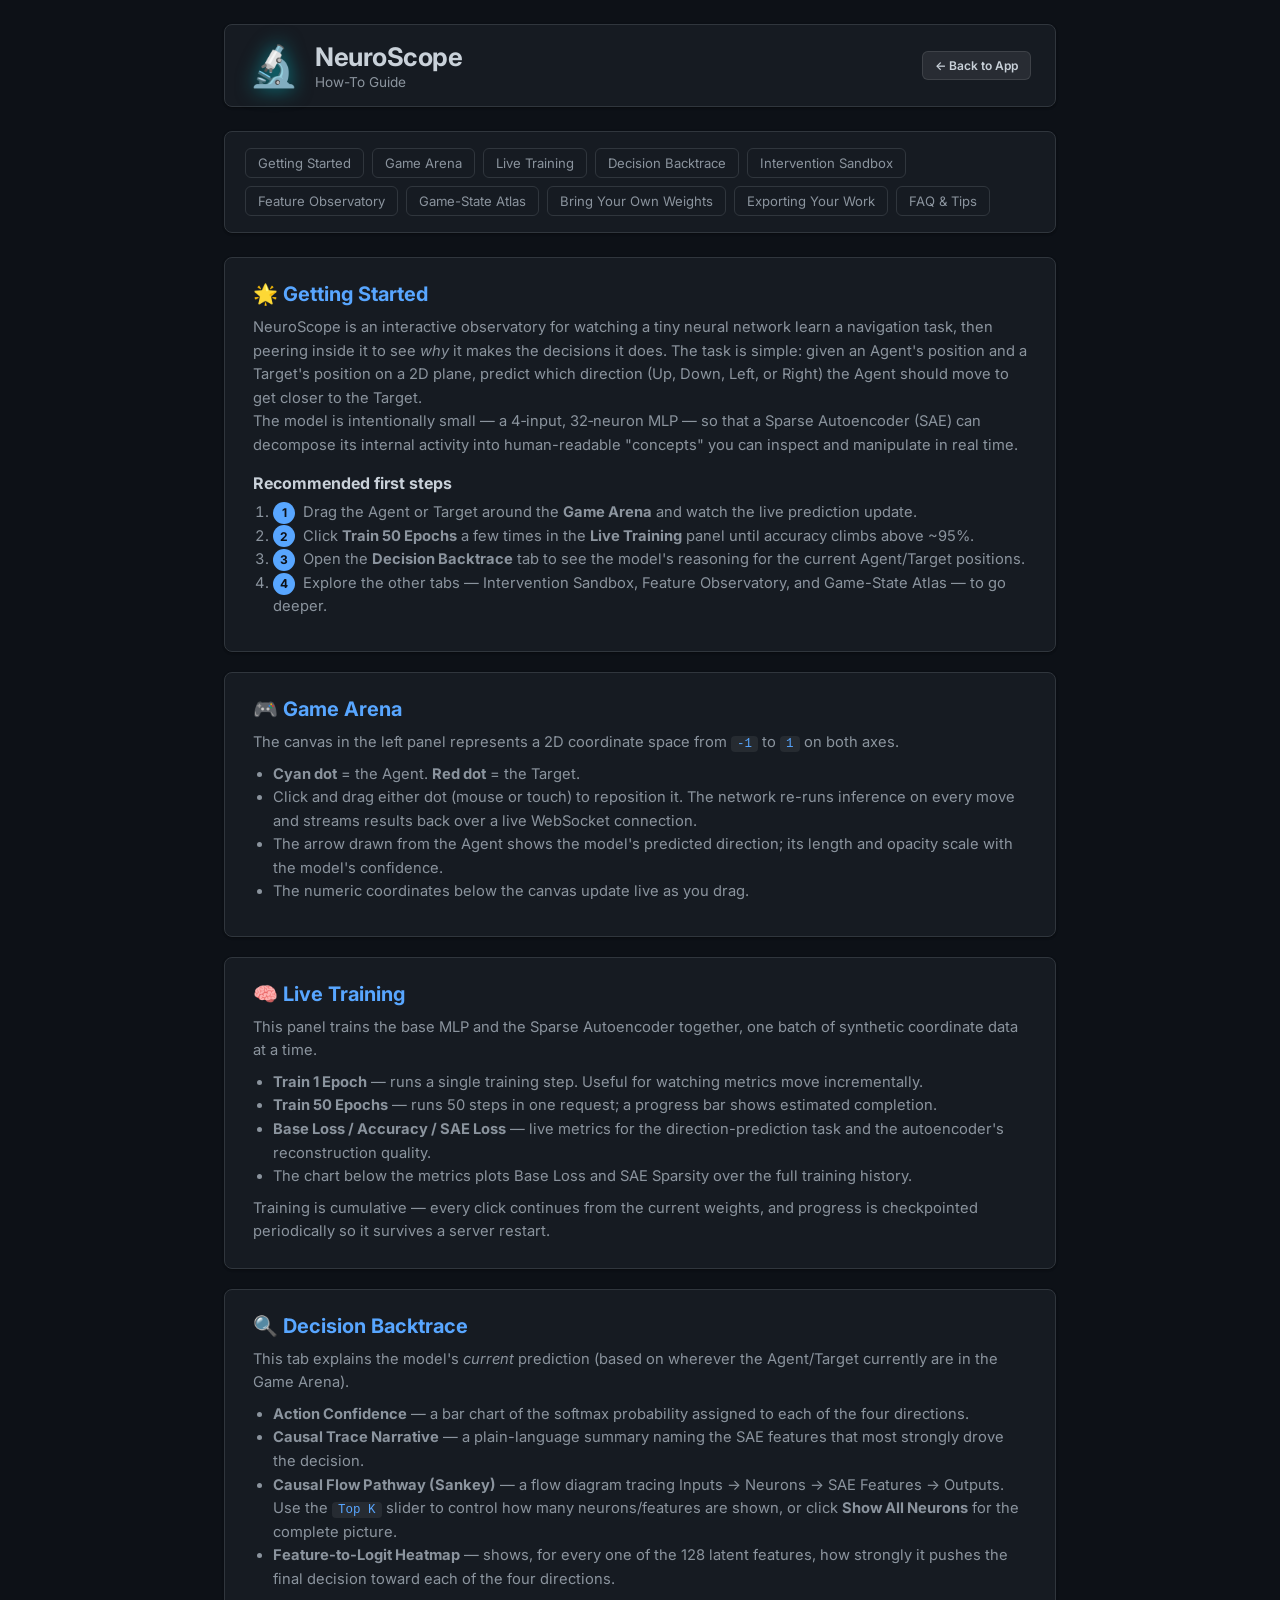
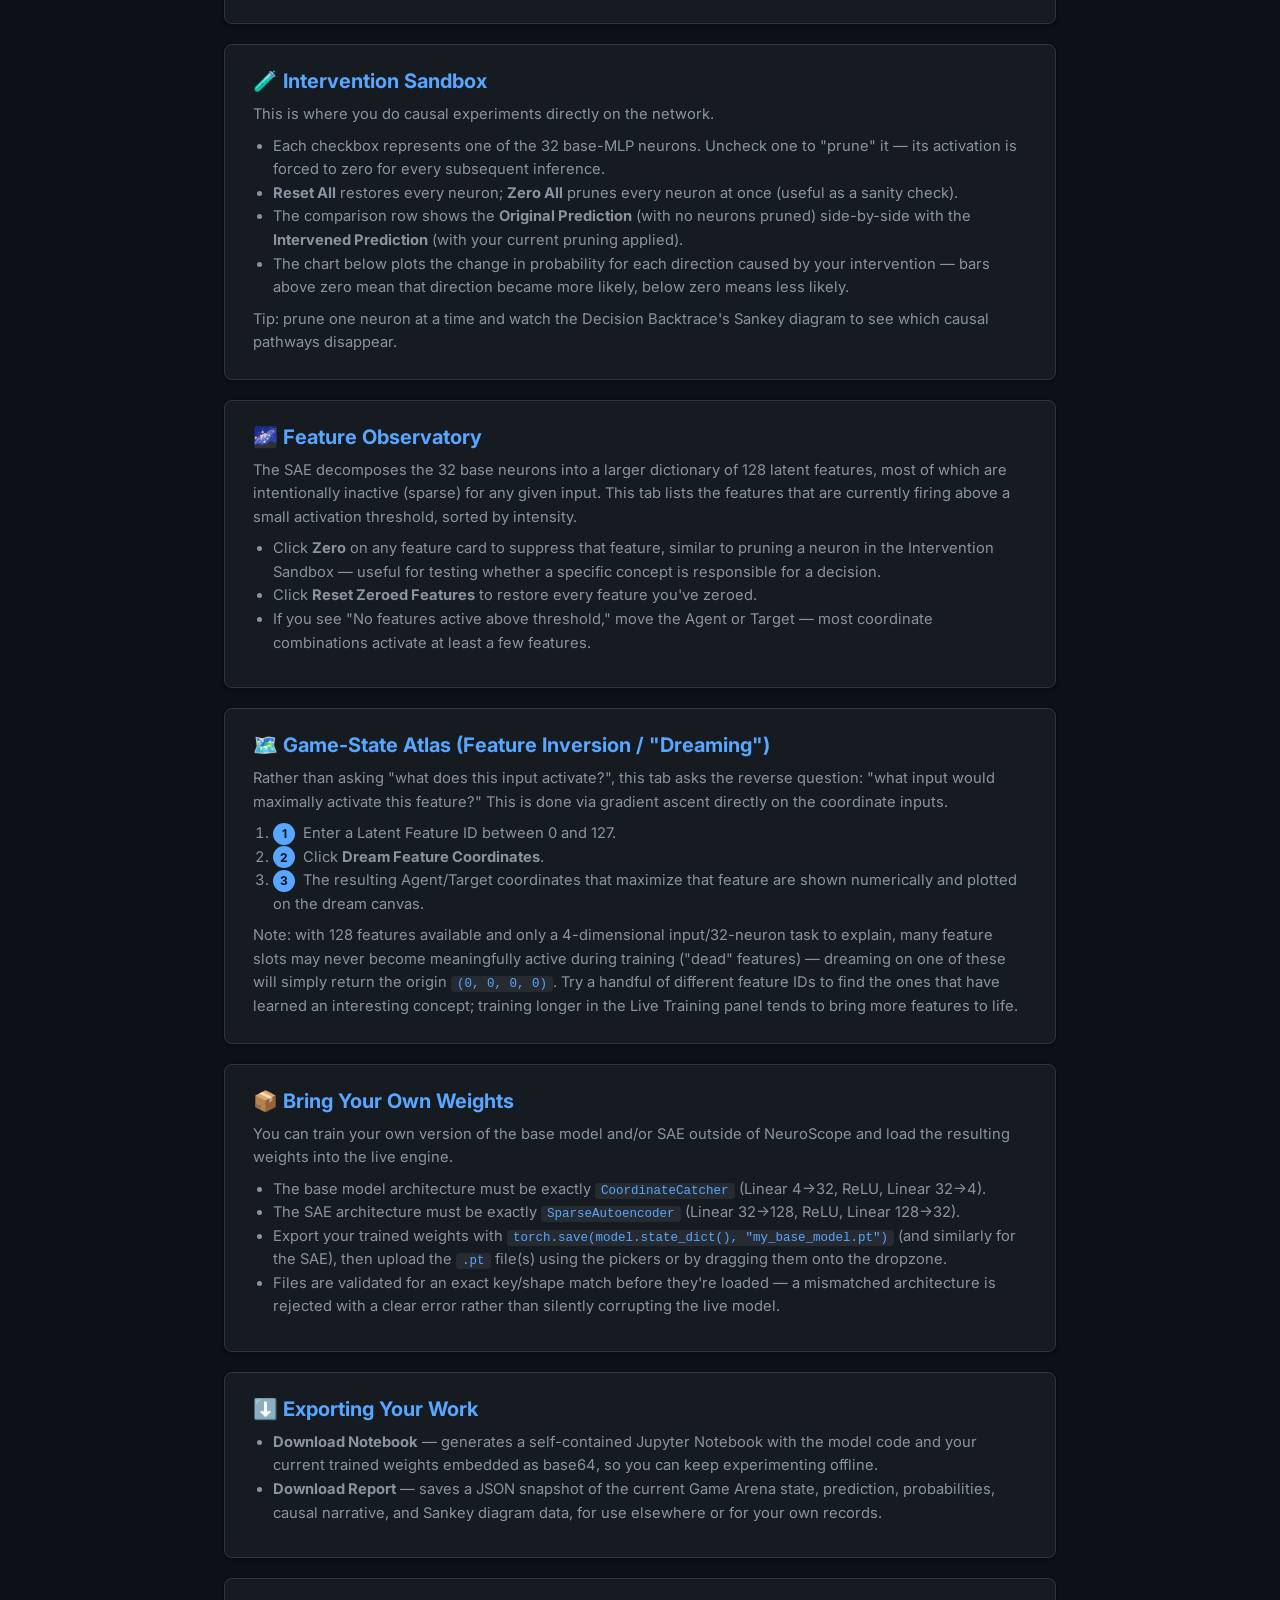
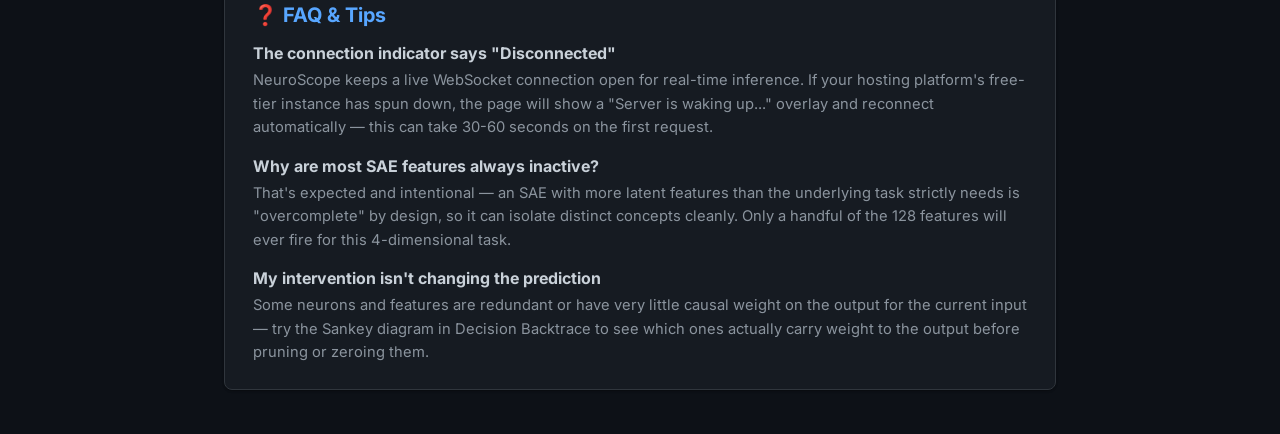
<file: static/how-to.html>
<!DOCTYPE html>
<html lang="en">
<head>
    <meta charset="UTF-8">
    <meta name="viewport" content="width=device-width, initial-scale=1.0">
    <title>NeuroScope: How-To Guide</title>
    <link rel="preconnect" href="https://fonts.googleapis.com">
    <link rel="preconnect" href="https://fonts.gstatic.com" crossorigin>
    <link href="https://fonts.googleapis.com/css2?family=Inter:wght@300;400;500;600;700&family=Outfit:wght@400;600;700;800&display=swap" rel="stylesheet">
    <link rel="stylesheet" href="style.css">
    <style>
        .howto-wrap {
            max-width: 880px;
            margin: 0 auto;
            padding: 24px;
        }
        .howto-header {
            display: flex;
            justify-content: space-between;
            align-items: center;
            padding: 16px 24px;
            margin-bottom: 24px;
        }
        .howto-section {
            padding: 24px 28px;
            margin-bottom: 20px;
        }
        .howto-section h2 {
            font-family: var(--font-header);
            font-size: 1.25rem;
            margin-bottom: 10px;
            color: var(--accent-cyan);
        }
        .howto-section h3 {
            font-family: var(--font-header);
            font-size: 1rem;
            margin: 16px 0 6px;
            color: var(--text-primary);
        }
        .howto-section p, .howto-section li {
            font-size: 0.92rem;
            line-height: 1.6;
            color: var(--text-secondary);
        }
        .howto-section ul, .howto-section ol {
            padding-left: 20px;
            margin: 8px 0;
        }
        .howto-section code {
            background: rgba(255,255,255,0.07);
            padding: 1px 6px;
            border-radius: 4px;
            font-size: 0.85em;
            color: var(--accent-cyan);
        }
        .toc {
            display: flex;
            flex-wrap: wrap;
            gap: 8px;
            margin-bottom: 24px;
        }
        .toc a {
            font-size: 0.82rem;
            padding: 6px 12px;
            border-radius: 6px;
            border: 1px solid var(--panel-border);
            color: var(--text-secondary);
            text-decoration: none;
        }
        .toc a:hover {
            color: var(--accent-cyan);
            border-color: var(--accent-cyan);
        }
        .step-badge {
            display: inline-flex;
            align-items: center;
            justify-content: center;
            width: 22px;
            height: 22px;
            border-radius: 50%;
            background: var(--accent-cyan);
            color: #0d1117;
            font-size: 0.75rem;
            font-weight: 700;
            margin-right: 8px;
        }
    </style>
</head>
<body>
    <div class="howto-wrap">
        <header class="howto-header glass">
            <div class="header-logo">
                <span class="icon">🔬</span>
                <div>
                    <h1>NeuroScope</h1>
                    <p class="subtitle">How-To Guide</p>
                </div>
            </div>
            <div class="header-actions">
                <button class="btn btn-secondary btn-sm" onclick="window.location.href='index.html'">← Back to App</button>
            </div>
        </header>

        <nav class="toc glass" style="padding: 16px 20px;">
            <a href="#getting-started">Getting Started</a>
            <a href="#game-arena">Game Arena</a>
            <a href="#live-training">Live Training</a>
            <a href="#backtrace">Decision Backtrace</a>
            <a href="#intervention">Intervention Sandbox</a>
            <a href="#observatory">Feature Observatory</a>
            <a href="#atlas">Game-State Atlas</a>
            <a href="#upload">Bring Your Own Weights</a>
            <a href="#export">Exporting Your Work</a>
            <a href="#faq">FAQ &amp; Tips</a>
        </nav>

        <section class="howto-section glass" id="getting-started">
            <h2>🌟 Getting Started</h2>
            <p>NeuroScope is an interactive observatory for watching a tiny neural network learn a navigation task, then peering inside it to see <em>why</em> it makes the decisions it does. The task is simple: given an Agent's position and a Target's position on a 2D plane, predict which direction (Up, Down, Left, or Right) the Agent should move to get closer to the Target.</p>
            <p>The model is intentionally small — a 4‑input, 32‑neuron MLP — so that a Sparse Autoencoder (SAE) can decompose its internal activity into human-readable "concepts" you can inspect and manipulate in real time.</p>
            <h3>Recommended first steps</h3>
            <ol>
                <li><span class="step-badge">1</span>Drag the Agent or Target around the <strong>Game Arena</strong> and watch the live prediction update.</li>
                <li><span class="step-badge">2</span>Click <strong>Train 50 Epochs</strong> a few times in the <strong>Live Training</strong> panel until accuracy climbs above ~95%.</li>
                <li><span class="step-badge">3</span>Open the <strong>Decision Backtrace</strong> tab to see the model's reasoning for the current Agent/Target positions.</li>
                <li><span class="step-badge">4</span>Explore the other tabs — Intervention Sandbox, Feature Observatory, and Game-State Atlas — to go deeper.</li>
            </ol>
        </section>

        <section class="howto-section glass" id="game-arena">
            <h2>🎮 Game Arena</h2>
            <p>The canvas in the left panel represents a 2D coordinate space from <code>-1</code> to <code>1</code> on both axes.</p>
            <ul>
                <li><strong>Cyan dot</strong> = the Agent. <strong>Red dot</strong> = the Target.</li>
                <li>Click and drag either dot (mouse or touch) to reposition it. The network re-runs inference on every move and streams results back over a live WebSocket connection.</li>
                <li>The arrow drawn from the Agent shows the model's predicted direction; its length and opacity scale with the model's confidence.</li>
                <li>The numeric coordinates below the canvas update live as you drag.</li>
            </ul>
        </section>

        <section class="howto-section glass" id="live-training">
            <h2>🧠 Live Training</h2>
            <p>This panel trains the base MLP and the Sparse Autoencoder together, one batch of synthetic coordinate data at a time.</p>
            <ul>
                <li><strong>Train 1 Epoch</strong> — runs a single training step. Useful for watching metrics move incrementally.</li>
                <li><strong>Train 50 Epochs</strong> — runs 50 steps in one request; a progress bar shows estimated completion.</li>
                <li><strong>Base Loss / Accuracy / SAE Loss</strong> — live metrics for the direction-prediction task and the autoencoder's reconstruction quality.</li>
                <li>The chart below the metrics plots Base Loss and SAE Sparsity over the full training history.</li>
            </ul>
            <p>Training is cumulative — every click continues from the current weights, and progress is checkpointed periodically so it survives a server restart.</p>
        </section>

        <section class="howto-section glass" id="backtrace">
            <h2>🔍 Decision Backtrace</h2>
            <p>This tab explains the model's <em>current</em> prediction (based on wherever the Agent/Target currently are in the Game Arena).</p>
            <ul>
                <li><strong>Action Confidence</strong> — a bar chart of the softmax probability assigned to each of the four directions.</li>
                <li><strong>Causal Trace Narrative</strong> — a plain-language summary naming the SAE features that most strongly drove the decision.</li>
                <li><strong>Causal Flow Pathway (Sankey)</strong> — a flow diagram tracing Inputs → Neurons → SAE Features → Outputs. Use the <code>Top K</code> slider to control how many neurons/features are shown, or click <strong>Show All Neurons</strong> for the complete picture.</li>
                <li><strong>Feature-to-Logit Heatmap</strong> — shows, for every one of the 128 latent features, how strongly it pushes the final decision toward each of the four directions.</li>
            </ul>
        </section>

        <section class="howto-section glass" id="intervention">
            <h2>🧪 Intervention Sandbox</h2>
            <p>This is where you do causal experiments directly on the network.</p>
            <ul>
                <li>Each checkbox represents one of the 32 base-MLP neurons. Uncheck one to "prune" it — its activation is forced to zero for every subsequent inference.</li>
                <li><strong>Reset All</strong> restores every neuron; <strong>Zero All</strong> prunes every neuron at once (useful as a sanity check).</li>
                <li>The comparison row shows the <strong>Original Prediction</strong> (with no neurons pruned) side-by-side with the <strong>Intervened Prediction</strong> (with your current pruning applied).</li>
                <li>The chart below plots the change in probability for each direction caused by your intervention — bars above zero mean that direction became more likely, below zero means less likely.</li>
            </ul>
            <p>Tip: prune one neuron at a time and watch the Decision Backtrace's Sankey diagram to see which causal pathways disappear.</p>
        </section>

        <section class="howto-section glass" id="observatory">
            <h2>🌌 Feature Observatory</h2>
            <p>The SAE decomposes the 32 base neurons into a larger dictionary of 128 latent features, most of which are intentionally inactive (sparse) for any given input. This tab lists the features that are currently firing above a small activation threshold, sorted by intensity.</p>
            <ul>
                <li>Click <strong>Zero</strong> on any feature card to suppress that feature, similar to pruning a neuron in the Intervention Sandbox — useful for testing whether a specific concept is responsible for a decision.</li>
                <li>Click <strong>Reset Zeroed Features</strong> to restore every feature you've zeroed.</li>
                <li>If you see "No features active above threshold," move the Agent or Target — most coordinate combinations activate at least a few features.</li>
            </ul>
        </section>

        <section class="howto-section glass" id="atlas">
            <h2>🗺️ Game-State Atlas (Feature Inversion / "Dreaming")</h2>
            <p>Rather than asking "what does this input activate?", this tab asks the reverse question: "what input would maximally activate this feature?" This is done via gradient ascent directly on the coordinate inputs.</p>
            <ol>
                <li><span class="step-badge">1</span>Enter a Latent Feature ID between 0 and 127.</li>
                <li><span class="step-badge">2</span>Click <strong>Dream Feature Coordinates</strong>.</li>
                <li><span class="step-badge">3</span>The resulting Agent/Target coordinates that maximize that feature are shown numerically and plotted on the dream canvas.</li>
            </ol>
            <p>Note: with 128 features available and only a 4-dimensional input/32-neuron task to explain, many feature slots may never become meaningfully active during training ("dead" features) — dreaming on one of these will simply return the origin <code>(0, 0, 0, 0)</code>. Try a handful of different feature IDs to find the ones that have learned an interesting concept; training longer in the Live Training panel tends to bring more features to life.</p>
        </section>

        <section class="howto-section glass" id="upload">
            <h2>📦 Bring Your Own Weights</h2>
            <p>You can train your own version of the base model and/or SAE outside of NeuroScope and load the resulting weights into the live engine.</p>
            <ul>
                <li>The base model architecture must be exactly <code>CoordinateCatcher</code> (Linear 4→32, ReLU, Linear 32→4).</li>
                <li>The SAE architecture must be exactly <code>SparseAutoencoder</code> (Linear 32→128, ReLU, Linear 128→32).</li>
                <li>Export your trained weights with <code>torch.save(model.state_dict(), "my_base_model.pt")</code> (and similarly for the SAE), then upload the <code>.pt</code> file(s) using the pickers or by dragging them onto the dropzone.</li>
                <li>Files are validated for an exact key/shape match before they're loaded — a mismatched architecture is rejected with a clear error rather than silently corrupting the live model.</li>
            </ul>
        </section>

        <section class="howto-section glass" id="export">
            <h2>⬇️ Exporting Your Work</h2>
            <ul>
                <li><strong>Download Notebook</strong> — generates a self-contained Jupyter Notebook with the model code and your current trained weights embedded as base64, so you can keep experimenting offline.</li>
                <li><strong>Download Report</strong> — saves a JSON snapshot of the current Game Arena state, prediction, probabilities, causal narrative, and Sankey diagram data, for use elsewhere or for your own records.</li>
            </ul>
        </section>

        <section class="howto-section glass" id="faq">
            <h2>❓ FAQ &amp; Tips</h2>
            <h3>The connection indicator says "Disconnected"</h3>
            <p>NeuroScope keeps a live WebSocket connection open for real-time inference. If your hosting platform's free-tier instance has spun down, the page will show a "Server is waking up..." overlay and reconnect automatically — this can take 30-60 seconds on the first request.</p>
            <h3>Why are most SAE features always inactive?</h3>
            <p>That's expected and intentional — an SAE with more latent features than the underlying task strictly needs is "overcomplete" by design, so it can isolate distinct concepts cleanly. Only a handful of the 128 features will ever fire for this 4-dimensional task.</p>
            <h3>My intervention isn't changing the prediction</h3>
            <p>Some neurons and features are redundant or have very little causal weight on the output for the current input — try the Sankey diagram in Decision Backtrace to see which ones actually carry weight to the output before pruning or zeroing them.</p>
        </section>
    </div>
</body>
</html>
</file>
<file: static/style.css>
/* CSS variables for flat dark theme */
:root {
    --bg-dark: #0d1117;
    --panel-bg: #161b22;
    --panel-border: #30363d;
    --text-primary: #c9d1d9;
    --text-secondary: #8b949e;
    --accent-cyan: #58a6ff;
    --accent-blue: #3182ce;
    --accent-purple: #a371f7;
    --accent-coral: #f85149;
    --accent-green: #3fb950;
    --accent-yellow: #d29922;
    --font-header: 'Inter', sans-serif;
    --font-body: 'Inter', sans-serif;
}

* {
    box-sizing: border-box;
    margin: 0;
    padding: 0;
}

body {
    background-color: var(--bg-dark);
    color: var(--text-primary);
    font-family: var(--font-body);
    min-height: 100vh;
    overflow-x: hidden;
    position: relative;
}

/* Flat surface wrapper utility */
.glass {
    background: #161b22;
    border: 1px solid #30363d;
    border-radius: 8px;
    box-shadow: 0 1px 3px rgba(0,0,0,0.12), 0 1px 2px rgba(0,0,0,0.24);
}

.app-container {
    max-width: 1440px;
    margin: 0 auto;
    padding: 24px;
    display: flex;
    flex-direction: column;
    gap: 24px;
}

/* Header styling */
.app-header {
    display: flex;
    justify-content: space-between;
    align-items: center;
    padding: 16px 24px;
}

.header-logo {
    display: flex;
    align-items: center;
    gap: 16px;
}

.header-logo .icon {
    font-size: 2.5rem;
    filter: drop-shadow(0 0 10px rgba(0, 242, 254, 0.5));
}

.header-logo h1 {
    font-family: var(--font-header);
    font-size: 1.6rem;
    font-weight: 700;
    letter-spacing: -0.5px;
    color: var(--text-primary);
}

.header-logo .subtitle {
    font-size: 0.85rem;
    color: var(--text-secondary);
    margin-top: 2px;
}

.connection-status {
    display: flex;
    align-items: center;
    gap: 10px;
    background: rgba(0, 0, 0, 0.2);
    padding: 8px 16px;
    border-radius: 20px;
    border: 1px solid rgba(255, 255, 255, 0.05);
}

.status-indicator {
    width: 10px;
    height: 10px;
    border-radius: 50%;
    position: relative;
}

.status-indicator.connected {
    background-color: var(--accent-green);
    box-shadow: 0 0 10px var(--accent-green);
}

.status-indicator.disconnected {
    background-color: var(--accent-coral);
    box-shadow: 0 0 10px var(--accent-coral);
}

.status-indicator.connected::after {
    display: none;
}

@keyframes pulse {
    0% { transform: scale(1); opacity: 1; }
    100% { transform: scale(2); opacity: 0; }
}

.status-text {
    font-size: 0.85rem;
    color: var(--text-primary);
    font-weight: 500;
}

/* Layout Workspace */
.workspace-grid {
    display: grid;
    grid-template-columns: 420px 1fr;
    gap: 24px;
}

.left-panel {
    display: flex;
    flex-direction: column;
    gap: 24px;
}

.right-panel {
    min-width: 0; /* Prevents flex children from stretching layout */
}

/* Cards & Panel Layout */
.panel-card {
    padding: 24px;
    display: flex;
    flex-direction: column;
    gap: 16px;
}

.card-header {
    display: flex;
    justify-content: space-between;
    align-items: center;
}

.card-header h2 {
    font-family: var(--font-header);
    font-size: 1.3rem;
    font-weight: 700;
    color: var(--text-primary);
}

.card-desc {
    font-size: 0.85rem;
    color: var(--text-secondary);
    line-height: 1.4;
}

.badge {
    background: rgba(0, 242, 254, 0.15);
    color: var(--accent-cyan);
    padding: 4px 10px;
    border-radius: 6px;
    font-size: 0.75rem;
    font-weight: 600;
    border: 1px solid rgba(0, 242, 254, 0.2);
}

.badge-purple {
    background: rgba(155, 93, 229, 0.15);
    color: var(--accent-purple);
    border-color: rgba(155, 93, 229, 0.2);
}

.canvas-wrapper {
    position: relative;
    border-radius: 8px;
    overflow: hidden;
    border: 1px solid var(--panel-border);
    background: #0d1117;
    aspect-ratio: 1;
}

#arenaCanvas {
    display: block;
    width: 100%;
    height: auto;
    cursor: crosshair;
}

.canvas-overlay {
    position: absolute;
    top: 12px;
    left: 12px;
    background: rgba(0, 0, 0, 0.75);
    backdrop-filter: blur(4px);
    border: 1px solid var(--panel-border);
    padding: 6px 12px;
    border-radius: 8px;
    font-weight: 600;
    font-size: 0.85rem;
    color: var(--accent-cyan);
    letter-spacing: 0.5px;
    pointer-events: none;
    box-shadow: 0 4px 12px rgba(0, 0, 0, 0.5);
}

.coords-display {
    display: flex;
    justify-content: space-between;
    gap: 12px;
}

.coord-tag {
    flex: 1;
    text-align: center;
    padding: 8px;
    border-radius: 8px;
    font-size: 0.8rem;
    font-family: monospace;
    font-weight: bold;
    border: 1px solid rgba(255, 255, 255, 0.05);
}

.coord-tag.agent {
    background: rgba(0, 242, 254, 0.05);
    color: var(--accent-cyan);
    border-color: rgba(0, 242, 254, 0.15);
}

.coord-tag.target {
    background: rgba(255, 107, 107, 0.05);
    color: var(--accent-coral);
    border-color: rgba(255, 107, 107, 0.15);
}

/* Buttons */
.btn {
    font-family: var(--font-body);
    font-weight: 600;
    font-size: 0.85rem;
    padding: 12px 20px;
    border-radius: 10px;
    border: none;
    cursor: pointer;
    display: inline-flex;
    align-items: center;
    justify-content: center;
    gap: 8px;
    transition: all 0.2s cubic-bezier(0.4, 0, 0.2, 1);
    position: relative;
    overflow: hidden;
}

.btn:active {
    transform: scale(0.97);
}

.btn-primary {
    background: var(--accent-blue);
    color: white;
}

.btn-primary:hover {
    background: #2b6cb0;
}

.btn-secondary {
    background: rgba(255, 255, 255, 0.08);
    color: var(--text-primary);
    border: 1px solid rgba(255, 255, 255, 0.1);
}

.btn-secondary:hover {
    background: rgba(255, 255, 255, 0.15);
    border-color: rgba(255, 255, 255, 0.25);
}

.btn-outline {
    background: transparent;
    border: 1px solid var(--accent-cyan);
    color: var(--accent-cyan);
}

.btn-outline:hover {
    background: rgba(0, 242, 254, 0.1);
    box-shadow: 0 0 10px rgba(0, 242, 254, 0.2);
}

.btn-sm {
    padding: 6px 12px;
    font-size: 0.75rem;
    border-radius: 6px;
}

.btn-block {
    width: 100%;
}

/* Spinner */
.spinner {
    width: 16px;
    height: 16px;
    border: 2px solid rgba(255, 255, 255, 0.3);
    border-radius: 50%;
    border-top-color: white;
    animation: spin 0.8s linear infinite;
    display: none;
}

.btn-spinner {
    position: relative;
}

@keyframes spin {
    to { transform: rotate(360deg); }
}

/* Training elements */
.training-controls {
    display: grid;
    grid-template-columns: 1fr 1.3fr;
    gap: 12px;
}

.progress-bar-container {
    width: 100%;
    height: 6px;
    background: rgba(0, 0, 0, 0.3);
    border-radius: 3px;
    overflow: hidden;
    display: none;
}

.progress-bar {
    height: 100%;
    width: 0%;
    background: linear-gradient(90deg, var(--accent-purple), var(--accent-cyan));
    transition: width 0.1s ease;
}

.metrics-grid {
    display: grid;
    grid-template-columns: repeat(3, 1fr);
    gap: 12px;
}

.metric-box {
    background: rgba(0, 0, 0, 0.2);
    padding: 12px;
    border-radius: 10px;
    border: 1px solid rgba(255, 255, 255, 0.03);
    display: flex;
    flex-direction: column;
    align-items: center;
    gap: 4px;
}

.metric-label {
    font-size: 0.7rem;
    color: var(--text-secondary);
    text-transform: uppercase;
    font-weight: 500;
}

.metric-val {
    font-family: monospace;
    font-size: 0.95rem;
    font-weight: bold;
    color: var(--text-primary);
}

.chart-container {
    height: 120px;
    width: 100%;
}

/* Tab Card Right Side */
.tab-card {
    height: 100%;
    display: flex;
    flex-direction: column;
    overflow: hidden;
}

.tab-headers {
    display: flex;
    background: rgba(0, 0, 0, 0.25);
    border-bottom: 1px solid var(--panel-border);
    padding: 0 16px;
    overflow-x: auto;
    scrollbar-width: none; /* Firefox */
    -ms-overflow-style: none;  /* IE and Edge */
}

.tab-headers::-webkit-scrollbar {
    display: none; /* Safari and Chrome */
}

.tab-btn {
    font-family: var(--font-header);
    font-size: 0.85rem;
    font-weight: 600;
    color: var(--text-secondary);
    background: transparent;
    border: none;
    padding: 14px 16px;
    cursor: pointer;
    transition: all 0.2s ease;
    position: relative;
    white-space: nowrap;
}

.tab-btn:hover {
    color: var(--text-primary);
}

.tab-btn.active {
    color: var(--accent-cyan);
    border-bottom: 2px solid var(--accent-cyan);
}

.tab-btn.active::after {
    display: none;
}

.tab-content-container {
    flex: 1;
    padding: 24px;
    overflow-y: auto;
}

.tab-content {
    display: none;
    height: 100%;
}

.tab-content.active {
    display: flex;
    flex-direction: column;
    gap: 20px;
}

/* Backtrace Tab Specifics */
.backtrace-top-row {
    display: grid;
    grid-template-columns: 280px 1fr;
    gap: 24px;
}

.backtrace-col-left h3,
.backtrace-col-right h3,
.backtrace-bottom-row h3,
.observatory-intro h3,
.intervention-intro h3,
.atlas-control-panel h3,
.atlas-visualization-panel h3 {
    font-family: var(--font-header);
    font-size: 0.95rem;
    text-transform: uppercase;
    letter-spacing: 0.5px;
    color: var(--accent-cyan);
    margin-bottom: 12px;
}

.mini-chart {
    height: 170px;
    width: 100%;
    background: rgba(0, 0, 0, 0.15);
    border-radius: 12px;
    border: 1px solid rgba(255, 255, 255, 0.03);
}

.narrative-box {
    background: rgba(0, 0, 0, 0.2);
    border-radius: 12px;
    padding: 16px;
    border: 1px solid rgba(255, 255, 255, 0.04);
    height: 170px;
    overflow-y: auto;
    font-size: 0.85rem;
    line-height: 1.5;
    color: var(--text-primary);
}

.narrative-box p {
    margin-bottom: 10px;
}

.narrative-box ul {
    margin-left: 18px;
    margin-bottom: 10px;
}

.narrative-box li {
    margin-bottom: 4px;
}

.backtrace-bottom-row {
    flex: 1;
    display: flex;
    flex-direction: column;
}

.sankey-header {
    display: flex;
    justify-content: space-between;
    align-items: center;
    margin-bottom: 12px;
}

.sankey-header h3 {
    margin-bottom: 0;
}

.sankey-controls {
    display: flex;
    align-items: center;
    gap: 16px;
}

.sankey-controls label {
    font-size: 0.8rem;
    font-weight: 500;
    color: var(--text-secondary);
}

#topKSlider {
    width: 100px;
    accent-color: var(--accent-cyan);
    background: rgba(255, 255, 255, 0.1);
    height: 4px;
    border-radius: 2px;
    outline: none;
}

.sankey-chart {
    flex: 1;
    min-height: 380px;
    background: rgba(0, 0, 0, 0.15);
    border-radius: 4px;
    border: 1px solid rgba(255, 255, 255, 0.1);
    color: var(--text-primary);
}

.chart-caption {
    font-size: 0.75rem;
    color: var(--text-secondary);
    text-align: center;
    margin-top: 8px;
    font-style: italic;
}

/* Intervention Sandbox Tab Specifics */
.intervention-intro, .observatory-intro {
    background: rgba(0, 242, 254, 0.03);
    border-left: 3px solid var(--accent-cyan);
    padding: 12px 16px;
    border-radius: 0 10px 10px 0;
}

.intervention-intro p, .observatory-intro p {
    font-size: 0.85rem;
    color: var(--text-secondary);
    line-height: 1.4;
    margin-top: 4px;
}

.intervention-grid {
    display: grid;
    grid-template-columns: 1fr 1fr;
    gap: 24px;
    flex: 1;
}

.neurons-checkbox-panel {
    background: rgba(0, 0, 0, 0.15);
    border-radius: 12px;
    border: 1px solid rgba(255, 255, 255, 0.03);
    padding: 16px;
    display: flex;
    flex-direction: column;
    gap: 12px;
}

.neurons-checkbox-panel h4, .intervention-results-panel h4 {
    font-size: 0.85rem;
    color: var(--text-secondary);
    font-weight: 600;
}

.action-bar {
    display: flex;
    gap: 8px;
}

.checkbox-grid {
    display: grid;
    grid-template-columns: repeat(4, 1fr);
    gap: 8px;
    overflow-y: auto;
    max-height: 380px;
    padding-right: 4px;
}

.neuron-chk-label {
    display: flex;
    align-items: center;
    gap: 8px;
    padding: 8px 10px;
    background: rgba(255, 255, 255, 0.03);
    border: 1px solid rgba(255, 255, 255, 0.05);
    border-radius: 8px;
    font-size: 0.75rem;
    font-family: monospace;
    cursor: pointer;
    transition: all 0.2s ease;
    user-select: none;
}

.neuron-chk-label:hover {
    background: rgba(255, 255, 255, 0.08);
    border-color: rgba(255, 255, 255, 0.1);
}

.neuron-chk-label input {
    accent-color: var(--accent-cyan);
    cursor: pointer;
}

.neuron-chk-label.pruned {
    border-color: rgba(255, 107, 107, 0.25);
    background: rgba(255, 107, 107, 0.03);
    color: var(--accent-coral);
    text-decoration: line-through;
}

.intervention-results-panel {
    display: flex;
    flex-direction: column;
    gap: 20px;
}

.comparison-row {
    display: grid;
    grid-template-columns: 1fr 1fr;
    gap: 12px;
}

.comp-box {
    background: rgba(0, 0, 0, 0.2);
    border: 1px solid rgba(255, 255, 255, 0.03);
    border-radius: 10px;
    padding: 16px;
    text-align: center;
}

.comp-label {
    font-size: 0.75rem;
    color: var(--text-secondary);
    display: block;
    margin-bottom: 6px;
}

.comp-val {
    font-family: var(--font-header);
    font-size: 1.4rem;
    font-weight: 700;
}

.comp-val.val-original {
    color: var(--accent-blue);
}

.comp-val.val-intervened {
    color: var(--accent-coral);
}

.intervention-chart-container {
    flex: 1;
    display: flex;
    flex-direction: column;
    gap: 12px;
}

.intervention-chart-container .mini-chart {
    flex: 1;
    min-height: 250px;
}

/* Feature Observatory Tab Specifics */
.feature-cards-grid {
    display: grid;
    grid-template-columns: repeat(auto-fill, minmax(130px, 1fr));
    gap: 16px;
    overflow-y: auto;
    padding-bottom: 24px;
}

.feature-card {
    background: rgba(255, 255, 255, 0.03);
    border: 1px solid rgba(255, 255, 255, 0.05);
    padding: 16px;
    border-radius: 12px;
    text-align: center;
    transition: all 0.3s cubic-bezier(0.4, 0, 0.2, 1);
}

.feature-card:hover {
    transform: translateY(-5px);
    background: rgba(0, 242, 254, 0.04);
    border-color: rgba(0, 242, 254, 0.2);
    box-shadow: 0 10px 20px rgba(0, 0, 0, 0.2);
}

.feature-card h4 {
    font-family: var(--font-header);
    font-size: 0.8rem;
    color: var(--text-secondary);
    margin-bottom: 6px;
    font-weight: 600;
}

.feature-val {
    font-size: 1.3rem;
    font-weight: bold;
    color: var(--accent-coral);
    font-family: monospace;
}

/* Game-State Atlas Tab Specifics */
.atlas-grid {
    display: grid;
    grid-template-columns: 320px 1fr;
    gap: 32px;
    align-items: start;
}

.atlas-control-panel {
    display: flex;
    flex-direction: column;
    gap: 16px;
}

.dream-input-group {
    display: flex;
    flex-direction: column;
    gap: 8px;
}

.dream-input-group label {
    font-size: 0.8rem;
    color: var(--text-secondary);
}

.dream-input-group input {
    background: rgba(0, 0, 0, 0.3);
    border: 1px solid rgba(255, 255, 255, 0.08);
    border-radius: 8px;
    padding: 10px;
    color: white;
    font-size: 0.95rem;
    font-weight: bold;
    font-family: monospace;
    outline: none;
    transition: border-color 0.2s;
}

.dream-input-group input:focus {
    border-color: var(--accent-cyan);
}

.dream-result-coordinates {
    background: rgba(0, 242, 254, 0.04);
    border: 1px solid rgba(0, 242, 254, 0.15);
    border-radius: 12px;
    padding: 16px;
    margin-top: 8px;
}

.dream-result-coordinates h4 {
    font-size: 0.8rem;
    text-transform: uppercase;
    color: var(--accent-cyan);
    margin-bottom: 8px;
}

.coords-values {
    display: flex;
    flex-direction: column;
    gap: 6px;
    font-size: 0.85rem;
}

.coords-values strong {
    font-family: monospace;
    color: white;
}

.atlas-visualization-panel {
    display: flex;
    flex-direction: column;
    align-items: center;
}

.dream-canvas-container {
    background: #111520;
    border: 1px solid rgba(255, 255, 255, 0.08);
    border-radius: 12px;
    padding: 12px;
    box-shadow: inset 0 0 20px rgba(0, 0, 0, 0.6);
}

#dreamCanvas {
    display: block;
    background: transparent;
    cursor: default;
    width: 350px;
    height: 350px;
    max-width: 100%;
}

/* Custom Scrollbar for premium feel */
::-webkit-scrollbar {
    width: 6px;
    height: 6px;
}

::-webkit-scrollbar-track {
    background: rgba(0, 0, 0, 0.1);
}

::-webkit-scrollbar-thumb {
    background: rgba(255, 255, 255, 0.1);
    border-radius: 4px;
}

::-webkit-scrollbar-thumb:hover {
    background: rgba(255, 255, 255, 0.2);
}

/* Responsive constraints */
@media (max-width: 1100px) {
    .workspace-grid {
        grid-template-columns: 1fr;
    }
    .left-panel {
        display: grid;
        grid-template-columns: 1fr 1fr;
        gap: 24px;
    }
}

@media (max-width: 768px) {
    .left-panel {
        grid-template-columns: 1fr;
    }
    .backtrace-top-row {
        grid-template-columns: 1fr;
    }
    .intervention-grid {
        grid-template-columns: 1fr;
    }
    .atlas-grid {
        grid-template-columns: 1fr;
    }
}

/* --- New UI Elements (Export & Tour) --- */
.header-actions {
    display: flex;
    align-items: center;
}

.tour-modal-overlay {
    position: fixed;
    top: 0;
    left: 0;
    width: 100vw;
    height: 100vh;
    background: rgba(0, 0, 0, 0.7);
    z-index: 1000;
    display: flex;
    align-items: center;
    justify-content: center;
    backdrop-filter: blur(4px);
}

.tour-modal-content {
    background: var(--panel-bg);
    border: 1px solid var(--panel-border);
    border-radius: 12px;
    width: 480px;
    max-width: 90%;
    box-shadow: 0 10px 30px rgba(0,0,0,0.5);
    display: flex;
    flex-direction: column;
    overflow: hidden;
}

.tour-header {
    padding: 20px 24px;
    border-bottom: 1px solid var(--panel-border);
    display: flex;
    justify-content: space-between;
    align-items: center;
    background: rgba(255,255,255,0.02);
}

.tour-header h2 {
    font-family: var(--font-header);
    font-size: 1.2rem;
    margin: 0;
    color: var(--text-primary);
}

.btn-tour-close {
    background: transparent;
    border: none;
    color: var(--text-secondary);
    font-size: 1.5rem;
    cursor: pointer;
    line-height: 1;
}

.btn-tour-close:hover {
    color: var(--text-primary);
}

.tour-body {
    padding: 24px;
    font-size: 0.95rem;
    line-height: 1.6;
    color: var(--text-primary);
    min-height: 120px;
}

.tour-footer {
    padding: 16px 24px;
    border-top: 1px solid var(--panel-border);
    display: flex;
    justify-content: space-between;
    align-items: center;
    background: rgba(255,255,255,0.02);
}

.tour-indicators {
    display: flex;
    gap: 8px;
}

.tour-dot {
    width: 8px;
    height: 8px;
    border-radius: 50%;
    background: rgba(255,255,255,0.2);
    transition: background 0.2s;
}

.tour-dot.active {
    background: var(--accent-cyan);
}

.tour-actions {
    display: flex;
    gap: 12px;
}

/* Graceful Degradation Overlay */
.waking-up-overlay {
    position: fixed;
    top: 0;
    left: 0;
    width: 100vw;
    height: 100vh;
    background: rgba(10, 15, 30, 0.8);
    backdrop-filter: blur(10px);
    -webkit-backdrop-filter: blur(10px);
    z-index: 9999;
    display: flex;
    align-items: center;
    justify-content: center;
    color: white;
}

.waking-up-content {
    background: rgba(20, 25, 45, 0.9);
    padding: 40px;
    border-radius: 16px;
    border: 1px solid rgba(255, 255, 255, 0.1);
    text-align: center;
    max-width: 400px;
    box-shadow: 0 20px 40px rgba(0,0,0,0.5);
}

.waking-up-content h2 {
    margin: 20px 0 10px 0;
    font-size: 1.5rem;
    color: var(--accent-cyan);
}

.waking-up-content p {
    color: var(--text-secondary);
    font-size: 0.95rem;
    line-height: 1.5;
}

.lg-spinner {
    width: 40px;
    height: 40px;
    border-width: 4px;
    margin: 0 auto;
}

/* Zero Feature Button */
.btn-zero-feature {
    background: rgba(255, 50, 50, 0.1);
    color: #ff6b6b;
    border: 1px solid rgba(255, 50, 50, 0.2);
    border-radius: 4px;
    padding: 2px 6px;
    font-size: 0.7rem;
    cursor: pointer;
    transition: all 0.2s;
    margin-left: 8px;
}

.btn-zero-feature:hover {
    background: rgba(255, 50, 50, 0.2);
}

.btn-zero-feature.active {
    background: #ff6b6b;
    color: white;
}

/* ============================================================
   Upload Weights Tab
   ============================================================ */
.upload-intro {
    margin-bottom: 20px;
}
.upload-intro p {
    color: var(--text-secondary);
    font-size: 0.9rem;
    line-height: 1.6;
}
.upload-intro code, .upload-hint code, .upload-code-hint code {
    background: rgba(255,255,255,0.08);
    border-radius: 4px;
    padding: 1px 5px;
    font-family: var(--font-mono, monospace);
    font-size: 0.82em;
}

.upload-dropzone {
    border: 2px dashed rgba(79,172,254,0.4);
    border-radius: 16px;
    padding: 28px 24px 20px;
    background: rgba(79,172,254,0.04);
    transition: border-color 0.2s, background 0.2s;
}
.upload-dropzone.drag-over {
    border-color: var(--accent-cyan, #58a6ff);
    background: rgba(79,172,254,0.12);
}

.upload-drop-hint {
    text-align: center;
    margin-bottom: 24px;
}
.upload-icon {
    font-size: 2.4rem;
    display: block;
    margin-bottom: 8px;
}
.upload-drop-hint p {
    color: var(--text-secondary);
    font-size: 0.88rem;
    line-height: 1.6;
    margin: 0;
}
.upload-drop-hint small {
    opacity: 0.7;
}

.upload-row {
    display: grid;
    grid-template-columns: 1fr 1fr;
    gap: 16px;
    margin-bottom: 20px;
}
@media (max-width: 640px) {
    .upload-row { grid-template-columns: 1fr; }
}

.upload-field {
    background: rgba(255,255,255,0.03);
    border: 1px solid rgba(255,255,255,0.08);
    border-radius: 10px;
    padding: 14px;
}

.upload-file-label {
    display: block;
    font-size: 0.85rem;
    font-weight: 600;
    color: var(--text-primary);
    margin-bottom: 8px;
    cursor: default;
}

.upload-btn-wrap {
    display: flex;
    align-items: center;
    gap: 10px;
    margin-top: 8px;
}

.upload-file-name {
    font-size: 0.8rem;
    color: var(--text-secondary);
    white-space: nowrap;
    overflow: hidden;
    text-overflow: ellipsis;
    max-width: 160px;
}

.upload-hint {
    margin: 8px 0 0;
    font-size: 0.75rem;
    color: var(--text-secondary);
    opacity: 0.8;
}

.upload-actions {
    display: flex;
    justify-content: center;
    margin-bottom: 16px;
}

.upload-status {
    margin-top: 12px;
    padding: 10px 14px;
    border-radius: 8px;
    font-size: 0.85rem;
    font-weight: 500;
    text-align: center;
}
.upload-status-info {
    background: rgba(79,172,254,0.15);
    color: #7ec8ff;
    border: 1px solid rgba(79,172,254,0.3);
}
.upload-status-success {
    background: rgba(0,230,118,0.12);
    color: #00e676;
    border: 1px solid rgba(0,230,118,0.3);
}
.upload-status-error {
    background: rgba(255,107,107,0.12);
    color: #ff6b6b;
    border: 1px solid rgba(255,107,107,0.3);
}

.upload-code-hint pre {
    background: rgba(0,0,0,0.3);
    border-radius: 8px;
    padding: 14px;
    font-size: 0.8rem;
    color: #a0ffb8;
    overflow-x: auto;
    margin: 10px 0 0;
}
.upload-code-hint h4 {
    font-size: 0.9rem;
    margin-bottom: 6px;
    color: var(--text-secondary);
}
</file>
